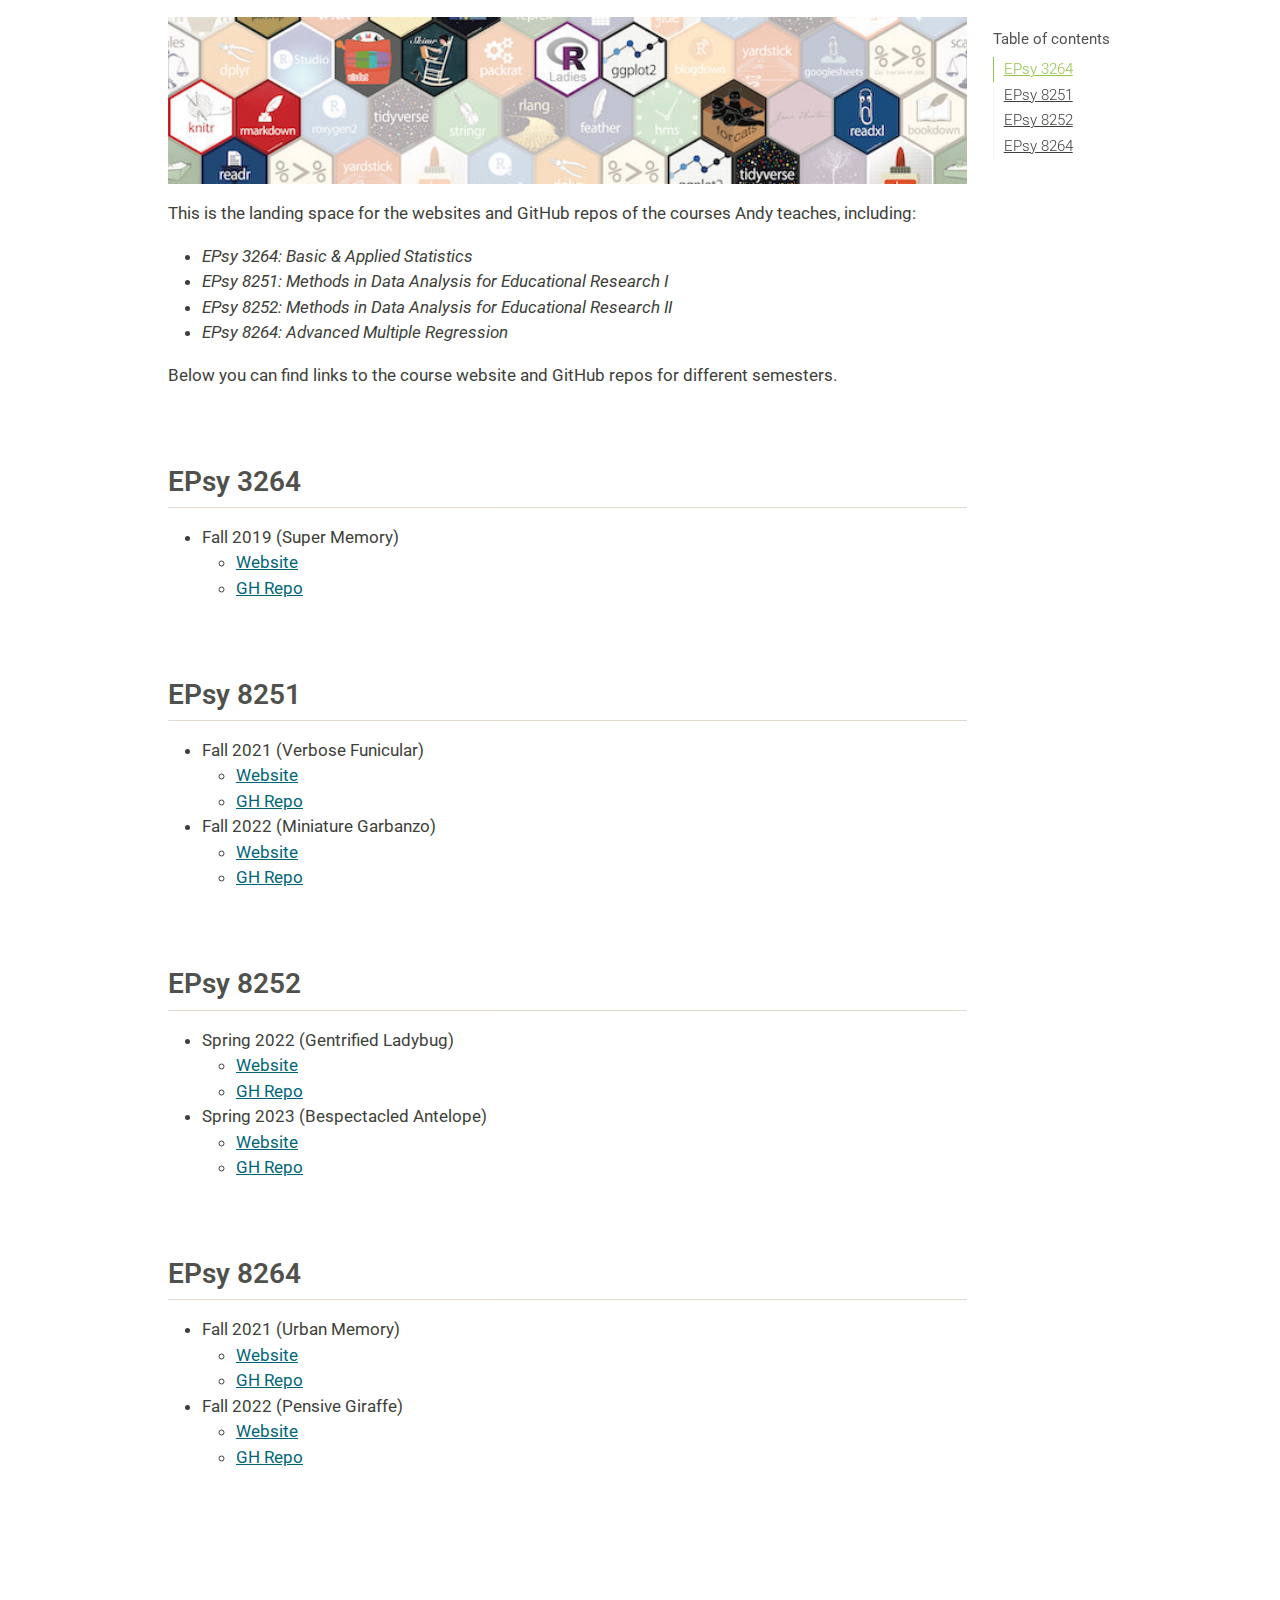
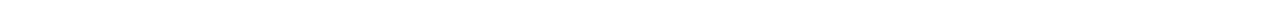
<file: docs/index.html>
<!DOCTYPE html>
<html xmlns="http://www.w3.org/1999/xhtml" lang="en" xml:lang="en"><head>

<meta charset="utf-8">
<meta name="generator" content="quarto-1.3.361">

<meta name="viewport" content="width=device-width, initial-scale=1.0, user-scalable=yes">


<title>index</title>
<style>
code{white-space: pre-wrap;}
span.smallcaps{font-variant: small-caps;}
div.columns{display: flex; gap: min(4vw, 1.5em);}
div.column{flex: auto; overflow-x: auto;}
div.hanging-indent{margin-left: 1.5em; text-indent: -1.5em;}
ul.task-list{list-style: none;}
ul.task-list li input[type="checkbox"] {
  width: 0.8em;
  margin: 0 0.8em 0.2em -1em; /* quarto-specific, see https://github.com/quarto-dev/quarto-cli/issues/4556 */ 
  vertical-align: middle;
}
</style>


<script src="index_files/libs/clipboard/clipboard.min.js"></script>
<script src="index_files/libs/quarto-html/quarto.js"></script>
<script src="index_files/libs/quarto-html/popper.min.js"></script>
<script src="index_files/libs/quarto-html/tippy.umd.min.js"></script>
<script src="index_files/libs/quarto-html/anchor.min.js"></script>
<link href="index_files/libs/quarto-html/tippy.css" rel="stylesheet">
<link href="index_files/libs/quarto-html/quarto-syntax-highlighting.css" rel="stylesheet" id="quarto-text-highlighting-styles">
<script src="index_files/libs/bootstrap/bootstrap.min.js"></script>
<link href="index_files/libs/bootstrap/bootstrap-icons.css" rel="stylesheet">
<link href="index_files/libs/bootstrap/bootstrap.min.css" rel="stylesheet" id="quarto-bootstrap" data-mode="light">


<link rel="stylesheet" href="style/website-style.css">
<link rel="stylesheet" href="style/font-awesome-all.css">
</head>

<body>

<div id="quarto-content" class="page-columns page-rows-contents page-layout-article">
<div id="quarto-margin-sidebar" class="sidebar margin-sidebar">
  <nav id="TOC" role="doc-toc" class="toc-active">
    <h2 id="toc-title">Table of contents</h2>
   
  <ul>
  <li><a href="#epsy-3264" id="toc-epsy-3264" class="nav-link active" data-scroll-target="#epsy-3264">EPsy 3264</a></li>
  <li><a href="#epsy-8251" id="toc-epsy-8251" class="nav-link" data-scroll-target="#epsy-8251">EPsy 8251</a></li>
  <li><a href="#epsy-8252" id="toc-epsy-8252" class="nav-link" data-scroll-target="#epsy-8252">EPsy 8252</a></li>
  <li><a href="#epsy-8264" id="toc-epsy-8264" class="nav-link" data-scroll-target="#epsy-8264">EPsy 8264</a></li>
  </ul>
</nav>
</div>
<main class="content" id="quarto-document-content">



<p><img src="img/hex-fabric.jpg" style="display: block; margin-left: auto; margin-right: auto; width: 100%;"></p>
<p>This is the landing space for the websites and GitHub repos of the courses Andy teaches, including:</p>
<ul>
<li><em>EPsy 3264: Basic &amp; Applied Statistics</em></li>
<li><em>EPsy 8251: Methods in Data Analysis for Educational Research I</em></li>
<li><em>EPsy 8252: Methods in Data Analysis for Educational Research II</em></li>
<li><em>EPsy 8264: Advanced Multiple Regression</em></li>
</ul>
<p>Below you can find links to the course website and GitHub repos for different semesters.</p>
<p><br></p>
<section id="epsy-3264" class="level2">
<h2 class="anchored" data-anchor-id="epsy-3264">EPsy 3264</h2>
<ul>
<li>Fall 2019 (Super Memory)
<ul>
<li><a href="https://zief0002.github.io/super-memory/">Website</a></li>
<li><a href="https://github.com/zief0002/super-memory">GH Repo</a></li>
</ul></li>
</ul>
<p><br></p>
</section>
<section id="epsy-8251" class="level2">
<h2 class="anchored" data-anchor-id="epsy-8251">EPsy 8251</h2>
<ul>
<li>Fall 2021 (Verbose Funicular)
<ul>
<li><a href="https://zief0002.github.io/verbose-funicular/">Website</a></li>
<li><a href="https://github.com/zief0002/verbose-funicular">GH Repo</a></li>
</ul></li>
<li>Fall 2022 (Miniature Garbanzo)
<ul>
<li><a href="https://zief0002.github.io/miniature-garbanzo/">Website</a></li>
<li><a href="https://github.com/zief0002/miniature-garbanzo">GH Repo</a></li>
</ul></li>
</ul>
<p><br></p>
</section>
<section id="epsy-8252" class="level2">
<h2 class="anchored" data-anchor-id="epsy-8252">EPsy 8252</h2>
<ul>
<li>Spring 2022 (Gentrified Ladybug)
<ul>
<li><a href="https://zief0002.github.io/gentrified-ladybug/">Website</a></li>
<li><a href="https://github.com/zief0002/gentrified-ladybug">GH Repo</a></li>
</ul></li>
<li>Spring 2023 (Bespectacled Antelope)
<ul>
<li><a href="https://zief0002.github.io/bespectacled-antelope/">Website</a></li>
<li><a href="https://github.com/zief0002/bespectacled-antelope">GH Repo</a></li>
</ul></li>
</ul>
<p><br></p>
</section>
<section id="epsy-8264" class="level2">
<h2 class="anchored" data-anchor-id="epsy-8264">EPsy 8264</h2>
<ul>
<li>Fall 2021 (Urban Memory)
<ul>
<li><a href="https://zief0002.github.io/urban-memory/">Website</a></li>
<li><a href="https://github.com/zief0002/urban-memory">GH Repo</a></li>
</ul></li>
<li>Fall 2022 (Pensive Giraffe)
<ul>
<li><a href="https://zief0002.github.io/pensive-giraffe/">Website</a></li>
<li><a href="https://github.com/zief0002/pensive-giraffe">GH Repo</a></li>
</ul></li>
</ul>
<p><br></p>
</section>

</main>
<!-- /main column -->
<script id="quarto-html-after-body" type="application/javascript">
window.document.addEventListener("DOMContentLoaded", function (event) {
  const toggleBodyColorMode = (bsSheetEl) => {
    const mode = bsSheetEl.getAttribute("data-mode");
    const bodyEl = window.document.querySelector("body");
    if (mode === "dark") {
      bodyEl.classList.add("quarto-dark");
      bodyEl.classList.remove("quarto-light");
    } else {
      bodyEl.classList.add("quarto-light");
      bodyEl.classList.remove("quarto-dark");
    }
  }
  const toggleBodyColorPrimary = () => {
    const bsSheetEl = window.document.querySelector("link#quarto-bootstrap");
    if (bsSheetEl) {
      toggleBodyColorMode(bsSheetEl);
    }
  }
  toggleBodyColorPrimary();  
  const icon = "";
  const anchorJS = new window.AnchorJS();
  anchorJS.options = {
    placement: 'right',
    icon: icon
  };
  anchorJS.add('.anchored');
  const isCodeAnnotation = (el) => {
    for (const clz of el.classList) {
      if (clz.startsWith('code-annotation-')) {                     
        return true;
      }
    }
    return false;
  }
  const clipboard = new window.ClipboardJS('.code-copy-button', {
    text: function(trigger) {
      const codeEl = trigger.previousElementSibling.cloneNode(true);
      for (const childEl of codeEl.children) {
        if (isCodeAnnotation(childEl)) {
          childEl.remove();
        }
      }
      return codeEl.innerText;
    }
  });
  clipboard.on('success', function(e) {
    // button target
    const button = e.trigger;
    // don't keep focus
    button.blur();
    // flash "checked"
    button.classList.add('code-copy-button-checked');
    var currentTitle = button.getAttribute("title");
    button.setAttribute("title", "Copied!");
    let tooltip;
    if (window.bootstrap) {
      button.setAttribute("data-bs-toggle", "tooltip");
      button.setAttribute("data-bs-placement", "left");
      button.setAttribute("data-bs-title", "Copied!");
      tooltip = new bootstrap.Tooltip(button, 
        { trigger: "manual", 
          customClass: "code-copy-button-tooltip",
          offset: [0, -8]});
      tooltip.show();    
    }
    setTimeout(function() {
      if (tooltip) {
        tooltip.hide();
        button.removeAttribute("data-bs-title");
        button.removeAttribute("data-bs-toggle");
        button.removeAttribute("data-bs-placement");
      }
      button.setAttribute("title", currentTitle);
      button.classList.remove('code-copy-button-checked');
    }, 1000);
    // clear code selection
    e.clearSelection();
  });
  function tippyHover(el, contentFn) {
    const config = {
      allowHTML: true,
      content: contentFn,
      maxWidth: 500,
      delay: 100,
      arrow: false,
      appendTo: function(el) {
          return el.parentElement;
      },
      interactive: true,
      interactiveBorder: 10,
      theme: 'quarto',
      placement: 'bottom-start'
    };
    window.tippy(el, config); 
  }
  const noterefs = window.document.querySelectorAll('a[role="doc-noteref"]');
  for (var i=0; i<noterefs.length; i++) {
    const ref = noterefs[i];
    tippyHover(ref, function() {
      // use id or data attribute instead here
      let href = ref.getAttribute('data-footnote-href') || ref.getAttribute('href');
      try { href = new URL(href).hash; } catch {}
      const id = href.replace(/^#\/?/, "");
      const note = window.document.getElementById(id);
      return note.innerHTML;
    });
  }
      let selectedAnnoteEl;
      const selectorForAnnotation = ( cell, annotation) => {
        let cellAttr = 'data-code-cell="' + cell + '"';
        let lineAttr = 'data-code-annotation="' +  annotation + '"';
        const selector = 'span[' + cellAttr + '][' + lineAttr + ']';
        return selector;
      }
      const selectCodeLines = (annoteEl) => {
        const doc = window.document;
        const targetCell = annoteEl.getAttribute("data-target-cell");
        const targetAnnotation = annoteEl.getAttribute("data-target-annotation");
        const annoteSpan = window.document.querySelector(selectorForAnnotation(targetCell, targetAnnotation));
        const lines = annoteSpan.getAttribute("data-code-lines").split(",");
        const lineIds = lines.map((line) => {
          return targetCell + "-" + line;
        })
        let top = null;
        let height = null;
        let parent = null;
        if (lineIds.length > 0) {
            //compute the position of the single el (top and bottom and make a div)
            const el = window.document.getElementById(lineIds[0]);
            top = el.offsetTop;
            height = el.offsetHeight;
            parent = el.parentElement.parentElement;
          if (lineIds.length > 1) {
            const lastEl = window.document.getElementById(lineIds[lineIds.length - 1]);
            const bottom = lastEl.offsetTop + lastEl.offsetHeight;
            height = bottom - top;
          }
          if (top !== null && height !== null && parent !== null) {
            // cook up a div (if necessary) and position it 
            let div = window.document.getElementById("code-annotation-line-highlight");
            if (div === null) {
              div = window.document.createElement("div");
              div.setAttribute("id", "code-annotation-line-highlight");
              div.style.position = 'absolute';
              parent.appendChild(div);
            }
            div.style.top = top - 2 + "px";
            div.style.height = height + 4 + "px";
            let gutterDiv = window.document.getElementById("code-annotation-line-highlight-gutter");
            if (gutterDiv === null) {
              gutterDiv = window.document.createElement("div");
              gutterDiv.setAttribute("id", "code-annotation-line-highlight-gutter");
              gutterDiv.style.position = 'absolute';
              const codeCell = window.document.getElementById(targetCell);
              const gutter = codeCell.querySelector('.code-annotation-gutter');
              gutter.appendChild(gutterDiv);
            }
            gutterDiv.style.top = top - 2 + "px";
            gutterDiv.style.height = height + 4 + "px";
          }
          selectedAnnoteEl = annoteEl;
        }
      };
      const unselectCodeLines = () => {
        const elementsIds = ["code-annotation-line-highlight", "code-annotation-line-highlight-gutter"];
        elementsIds.forEach((elId) => {
          const div = window.document.getElementById(elId);
          if (div) {
            div.remove();
          }
        });
        selectedAnnoteEl = undefined;
      };
      // Attach click handler to the DT
      const annoteDls = window.document.querySelectorAll('dt[data-target-cell]');
      for (const annoteDlNode of annoteDls) {
        annoteDlNode.addEventListener('click', (event) => {
          const clickedEl = event.target;
          if (clickedEl !== selectedAnnoteEl) {
            unselectCodeLines();
            const activeEl = window.document.querySelector('dt[data-target-cell].code-annotation-active');
            if (activeEl) {
              activeEl.classList.remove('code-annotation-active');
            }
            selectCodeLines(clickedEl);
            clickedEl.classList.add('code-annotation-active');
          } else {
            // Unselect the line
            unselectCodeLines();
            clickedEl.classList.remove('code-annotation-active');
          }
        });
      }
  const findCites = (el) => {
    const parentEl = el.parentElement;
    if (parentEl) {
      const cites = parentEl.dataset.cites;
      if (cites) {
        return {
          el,
          cites: cites.split(' ')
        };
      } else {
        return findCites(el.parentElement)
      }
    } else {
      return undefined;
    }
  };
  var bibliorefs = window.document.querySelectorAll('a[role="doc-biblioref"]');
  for (var i=0; i<bibliorefs.length; i++) {
    const ref = bibliorefs[i];
    const citeInfo = findCites(ref);
    if (citeInfo) {
      tippyHover(citeInfo.el, function() {
        var popup = window.document.createElement('div');
        citeInfo.cites.forEach(function(cite) {
          var citeDiv = window.document.createElement('div');
          citeDiv.classList.add('hanging-indent');
          citeDiv.classList.add('csl-entry');
          var biblioDiv = window.document.getElementById('ref-' + cite);
          if (biblioDiv) {
            citeDiv.innerHTML = biblioDiv.innerHTML;
          }
          popup.appendChild(citeDiv);
        });
        return popup.innerHTML;
      });
    }
  }
});
</script>
</div> <!-- /content -->



</body></html>
</file>
<file: docs/index_files/libs/quarto-html/tippy.css>
.tippy-box[data-animation=fade][data-state=hidden]{opacity:0}[data-tippy-root]{max-width:calc(100vw - 10px)}.tippy-box{position:relative;background-color:#333;color:#fff;border-radius:4px;font-size:14px;line-height:1.4;white-space:normal;outline:0;transition-property:transform,visibility,opacity}.tippy-box[data-placement^=top]>.tippy-arrow{bottom:0}.tippy-box[data-placement^=top]>.tippy-arrow:before{bottom:-7px;left:0;border-width:8px 8px 0;border-top-color:initial;transform-origin:center top}.tippy-box[data-placement^=bottom]>.tippy-arrow{top:0}.tippy-box[data-placement^=bottom]>.tippy-arrow:before{top:-7px;left:0;border-width:0 8px 8px;border-bottom-color:initial;transform-origin:center bottom}.tippy-box[data-placement^=left]>.tippy-arrow{right:0}.tippy-box[data-placement^=left]>.tippy-arrow:before{border-width:8px 0 8px 8px;border-left-color:initial;right:-7px;transform-origin:center left}.tippy-box[data-placement^=right]>.tippy-arrow{left:0}.tippy-box[data-placement^=right]>.tippy-arrow:before{left:-7px;border-width:8px 8px 8px 0;border-right-color:initial;transform-origin:center right}.tippy-box[data-inertia][data-state=visible]{transition-timing-function:cubic-bezier(.54,1.5,.38,1.11)}.tippy-arrow{width:16px;height:16px;color:#333}.tippy-arrow:before{content:"";position:absolute;border-color:transparent;border-style:solid}.tippy-content{position:relative;padding:5px 9px;z-index:1}
</file>
<file: docs/index_files/libs/quarto-html/quarto-syntax-highlighting.css>
/* quarto syntax highlight colors */
:root {
  --quarto-hl-ot-color: #003B4F;
  --quarto-hl-at-color: #657422;
  --quarto-hl-ss-color: #20794D;
  --quarto-hl-an-color: #5E5E5E;
  --quarto-hl-fu-color: #4758AB;
  --quarto-hl-st-color: #20794D;
  --quarto-hl-cf-color: #003B4F;
  --quarto-hl-op-color: #5E5E5E;
  --quarto-hl-er-color: #AD0000;
  --quarto-hl-bn-color: #AD0000;
  --quarto-hl-al-color: #AD0000;
  --quarto-hl-va-color: #111111;
  --quarto-hl-bu-color: inherit;
  --quarto-hl-ex-color: inherit;
  --quarto-hl-pp-color: #AD0000;
  --quarto-hl-in-color: #5E5E5E;
  --quarto-hl-vs-color: #20794D;
  --quarto-hl-wa-color: #5E5E5E;
  --quarto-hl-do-color: #5E5E5E;
  --quarto-hl-im-color: #00769E;
  --quarto-hl-ch-color: #20794D;
  --quarto-hl-dt-color: #AD0000;
  --quarto-hl-fl-color: #AD0000;
  --quarto-hl-co-color: #5E5E5E;
  --quarto-hl-cv-color: #5E5E5E;
  --quarto-hl-cn-color: #8f5902;
  --quarto-hl-sc-color: #5E5E5E;
  --quarto-hl-dv-color: #AD0000;
  --quarto-hl-kw-color: #003B4F;
}

/* other quarto variables */
:root {
  --quarto-font-monospace: SFMono-Regular, Menlo, Monaco, Consolas, "Liberation Mono", "Courier New", monospace;
}

pre > code.sourceCode > span {
  color: #003B4F;
}

code span {
  color: #003B4F;
}

code.sourceCode > span {
  color: #003B4F;
}

div.sourceCode,
div.sourceCode pre.sourceCode {
  color: #003B4F;
}

code span.ot {
  color: #003B4F;
  font-style: inherit;
}

code span.at {
  color: #657422;
  font-style: inherit;
}

code span.ss {
  color: #20794D;
  font-style: inherit;
}

code span.an {
  color: #5E5E5E;
  font-style: inherit;
}

code span.fu {
  color: #4758AB;
  font-style: inherit;
}

code span.st {
  color: #20794D;
  font-style: inherit;
}

code span.cf {
  color: #003B4F;
  font-style: inherit;
}

code span.op {
  color: #5E5E5E;
  font-style: inherit;
}

code span.er {
  color: #AD0000;
  font-style: inherit;
}

code span.bn {
  color: #AD0000;
  font-style: inherit;
}

code span.al {
  color: #AD0000;
  font-style: inherit;
}

code span.va {
  color: #111111;
  font-style: inherit;
}

code span.bu {
  font-style: inherit;
}

code span.ex {
  font-style: inherit;
}

code span.pp {
  color: #AD0000;
  font-style: inherit;
}

code span.in {
  color: #5E5E5E;
  font-style: inherit;
}

code span.vs {
  color: #20794D;
  font-style: inherit;
}

code span.wa {
  color: #5E5E5E;
  font-style: italic;
}

code span.do {
  color: #5E5E5E;
  font-style: italic;
}

code span.im {
  color: #00769E;
  font-style: inherit;
}

code span.ch {
  color: #20794D;
  font-style: inherit;
}

code span.dt {
  color: #AD0000;
  font-style: inherit;
}

code span.fl {
  color: #AD0000;
  font-style: inherit;
}

code span.co {
  color: #5E5E5E;
  font-style: inherit;
}

code span.cv {
  color: #5E5E5E;
  font-style: italic;
}

code span.cn {
  color: #8f5902;
  font-style: inherit;
}

code span.sc {
  color: #5E5E5E;
  font-style: inherit;
}

code span.dv {
  color: #AD0000;
  font-style: inherit;
}

code span.kw {
  color: #003B4F;
  font-style: inherit;
}

.prevent-inlining {
  content: "</";
}

/*# sourceMappingURL=debc5d5d77c3f9108843748ff7464032.css.map */
</file>
<file: docs/style/website-style.css>
a:link {
  color: rgb(0, 102, 119);
  text-decoration: underline;
}

a:visited {
  color: rgb(0, 102, 119);
}

a:active {
  color: rgb(0, 102, 119);
}

a:hover {
  color: #FF2600;
}

.pages h1 {
  color: #333;
}

table{
  margin-left: auto; 
  margin-right:auto; 
  border-bottom: 1px solid black;
  font-size: 80%;
  width: 100%;
}


table thead tr {
  border-top: 1px solid black;
  border-bottom: 1px solid black;
}

table tbody tr {
  border-bottom: 1px solid black;
}
</file>
